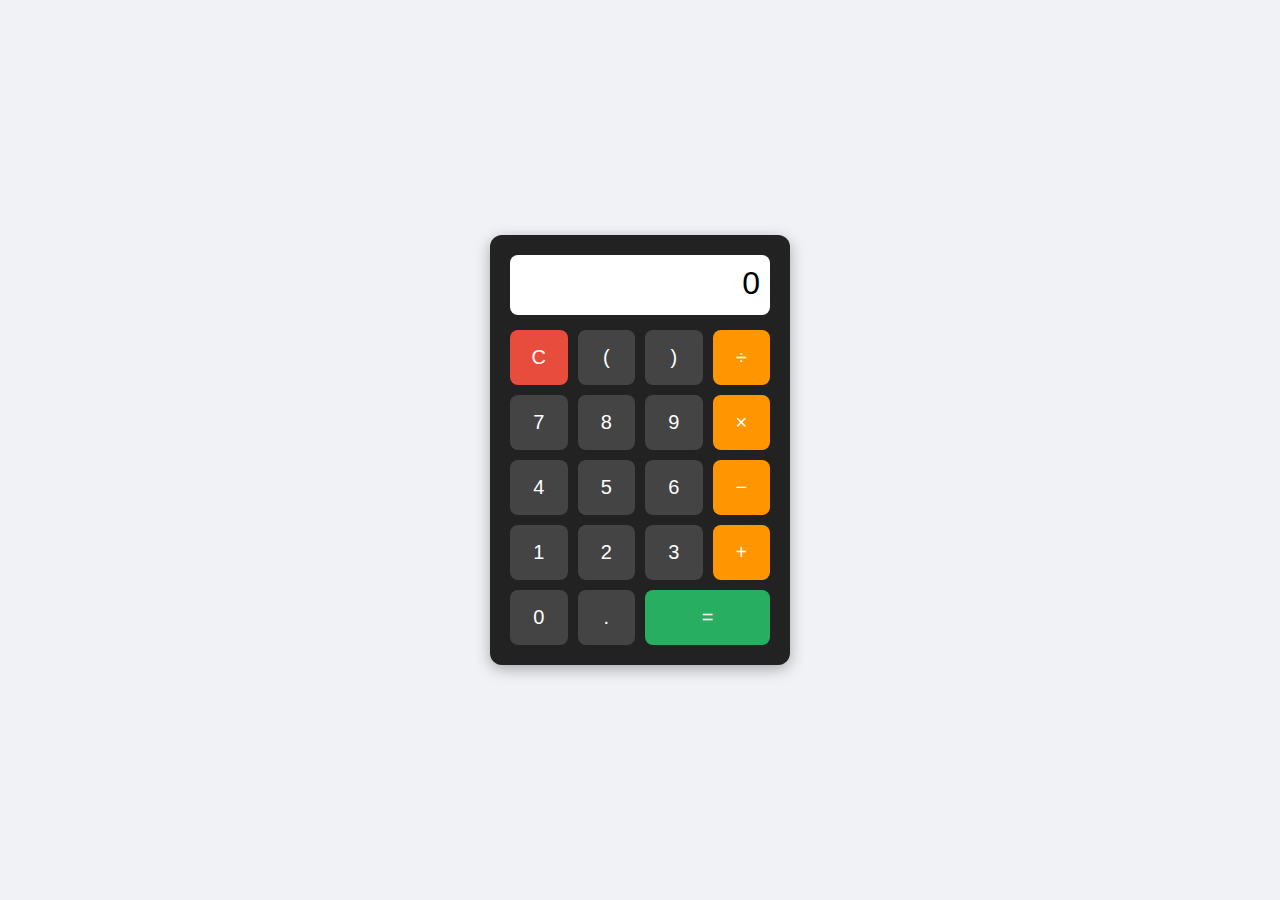
<file: Kalkulator/index.html>
<!DOCTYPE html>
<html lang="en">
<head>
    <meta charset="UTF-8">
    <meta name="viewport" content="width=device-width, initial-scale=1.0">
    <title>Kalkulator Sederhana</title>
    <link rel="stylesheet" href="style.css">
</head>
<body>

<div class="calculator">
    <div class="display" id="display">0</div>

    <div class="buttons">
        <button class="clear" onclick="clearDisplay()">C</button>
        <button onclick="appendValue('(')">(</button>
        <button onclick="appendValue(')')">)</button>
        <button class="operator" onclick="appendValue('/')">÷</button>

        <button onclick="appendValue('7')">7</button>
        <button onclick="appendValue('8')">8</button>
        <button onclick="appendValue('9')">9</button>
        <button class="operator" onclick="appendValue('*')">×</button>

        <button onclick="appendValue('4')">4</button>
        <button onclick="appendValue('5')">5</button>
        <button onclick="appendValue('6')">6</button>
        <button class="operator" onclick="appendValue('-')">−</button>

        <button onclick="appendValue('1')">1</button>
        <button onclick="appendValue('2')">2</button>
        <button onclick="appendValue('3')">3</button>
        <button class="operator" onclick="appendValue('+')">+</button>

        <button onclick="appendValue('0')">0</button>
        <button onclick="appendValue('.')">.</button>
        <button class="equal" onclick="calculate()">=</button>
    </div>
</div>

<script src="script.js"></script>
</body>
</html>
</file>
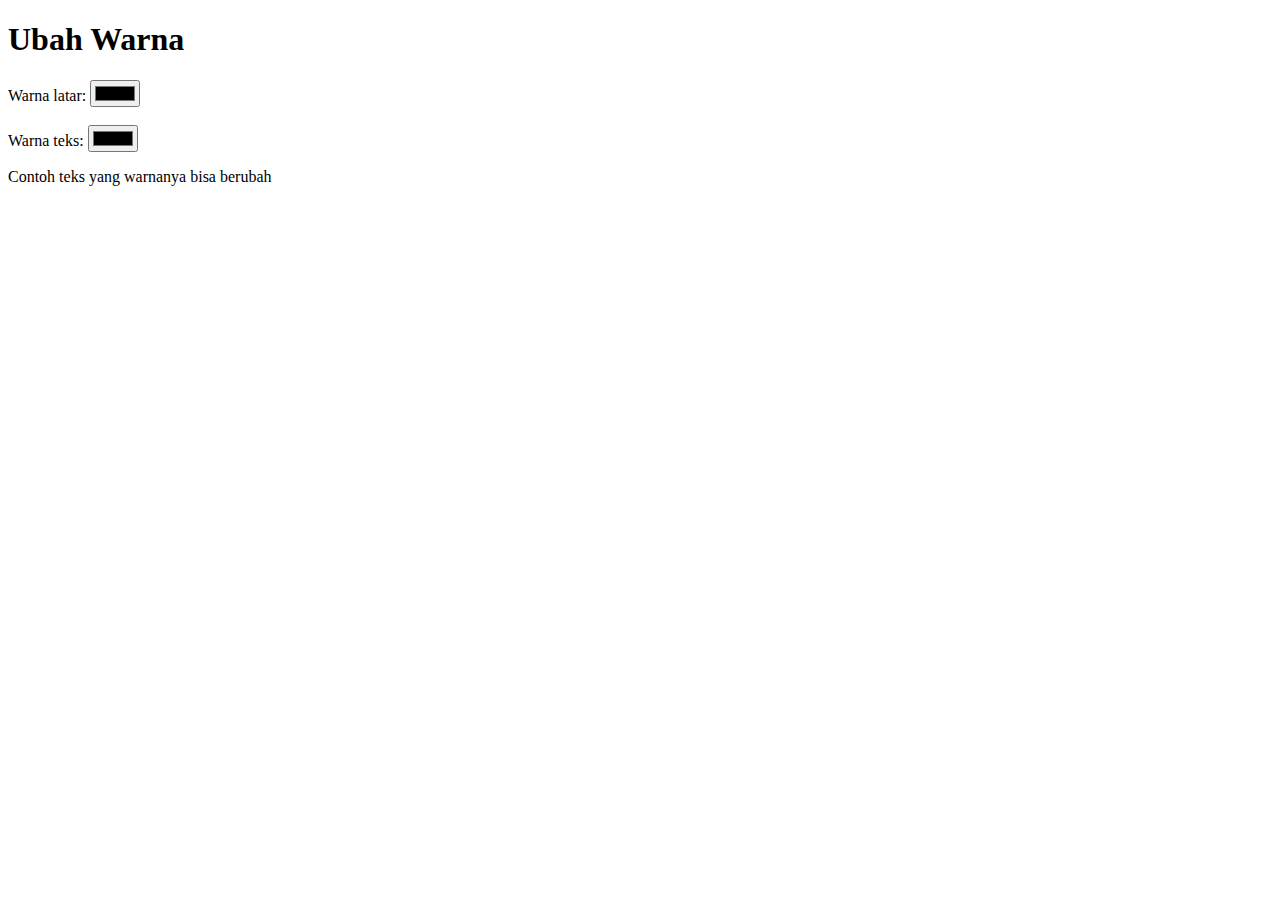
<file: DOM.html>
<!DOCTYPE html>
<html lang="en">

<head>
    <meta charset="UTF-8">
    <title>DOM API Javascript</title>
</head>

<body>

    <h1 id="judul">Ubah Warna</h1>
    <label>Warna latar: </label>
    <input type="color" id="bg-color" />
    <br><br>
    <label>Warna teks: </label>
    <input type="color" id="text-color" />

    <p id="preview">Contoh teks yang warnanya bisa berubah</p>

    <script>
        var bgColor = document.getElementById('bg-color');
        var txtColor = document.getElementById('text-color');
        var preview = document.getElementById('preview');

        bgColor.addEventListener("input", () => {
            document.body.style.backgroundColor = bgColor.value;
        });

        txtColor.addEventListener("input", () => {
            preview.style.color = txtColor.value;
        });
    </script>

</body>
</html>
</file>
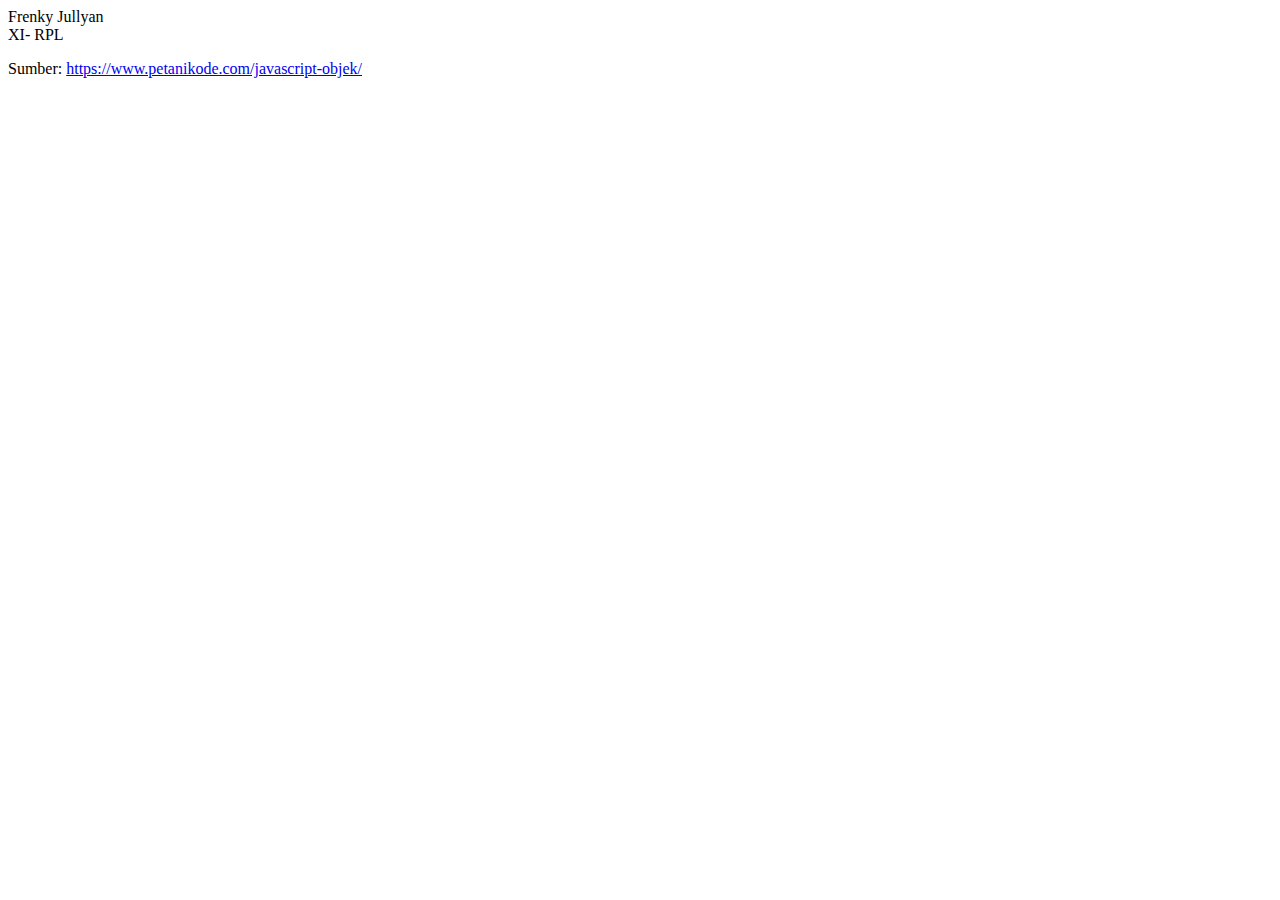
<file: Objek_js.html>
<!DOCTYPE html>
<html lang="en">
<head>
    <meta charset="UTF-8">
    <title>Objek Javascript</title>

    <script>
        function Person(firstName, lastName){
            // properti
            this.firstName = firstName;
            this.lastName = lastName;

            // method
            this.fullName = function(){
                return `${this.firstName} ${this.lastName}`
            }
            this.showName = function(){
                document.write(this.fullName());
            }
        }

        var person1 = new Person("Frenky", "Jullyan");
        var person2 = new Person("XI-", "RPL");

        person1.showName();
        document.write("<br>");
        person2.showName();

        console.log(person1);
        console.log(person2);

    </script>
</head>
<body>
    <p>
       Sumber:
        <a href="https://www.petanikode.com/javascript-objek/">https://www.petanikode.com/javascript-objek/</a>
    </p>
</body>
</html>
</file>
<file: Kalkulator/style.css>
body {
    font-family: Arial, sans-serif;
    background: #f0f2f5;
    display: flex;
    justify-content: center;
    align-items: center;
    height: 100vh;
    margin: 0;
}

.calculator {
    width: 260px;
    background: #222;
    padding: 20px;
    border-radius: 12px;
    box-shadow: 0px 4px 15px rgba(0,0,0,0.3);
}

.display {
    width: 100%;
    height: 60px;
    background: #fff;
    text-align: right;
    padding: 10px;
    font-size: 32px;
    border-radius: 8px;
    margin-bottom: 15px;
    overflow: hidden;
    box-sizing: border-box;
}

.buttons {
    display: grid;
    grid-template-columns: repeat(4, 1fr);
    gap: 10px;
}

button {
    height: 55px;
    font-size: 20px;
    border: none;
    border-radius: 8px;
    cursor: pointer;
    background: #444;
    color: #fff;
    transition: 0.2s;
}

button:hover {
    background: #666;
}

.operator {
    background: #ff9500;
}

.operator:hover {
    background: #e08900;
}

.equal {
    background: #27ae60;
    grid-column: span 2;
}

.equal:hover {
    background: #1f8b4d;
}

.clear {
    background: #e74c3c;
}

.clear:hover {
    background: #c0392b;
}
</file>
